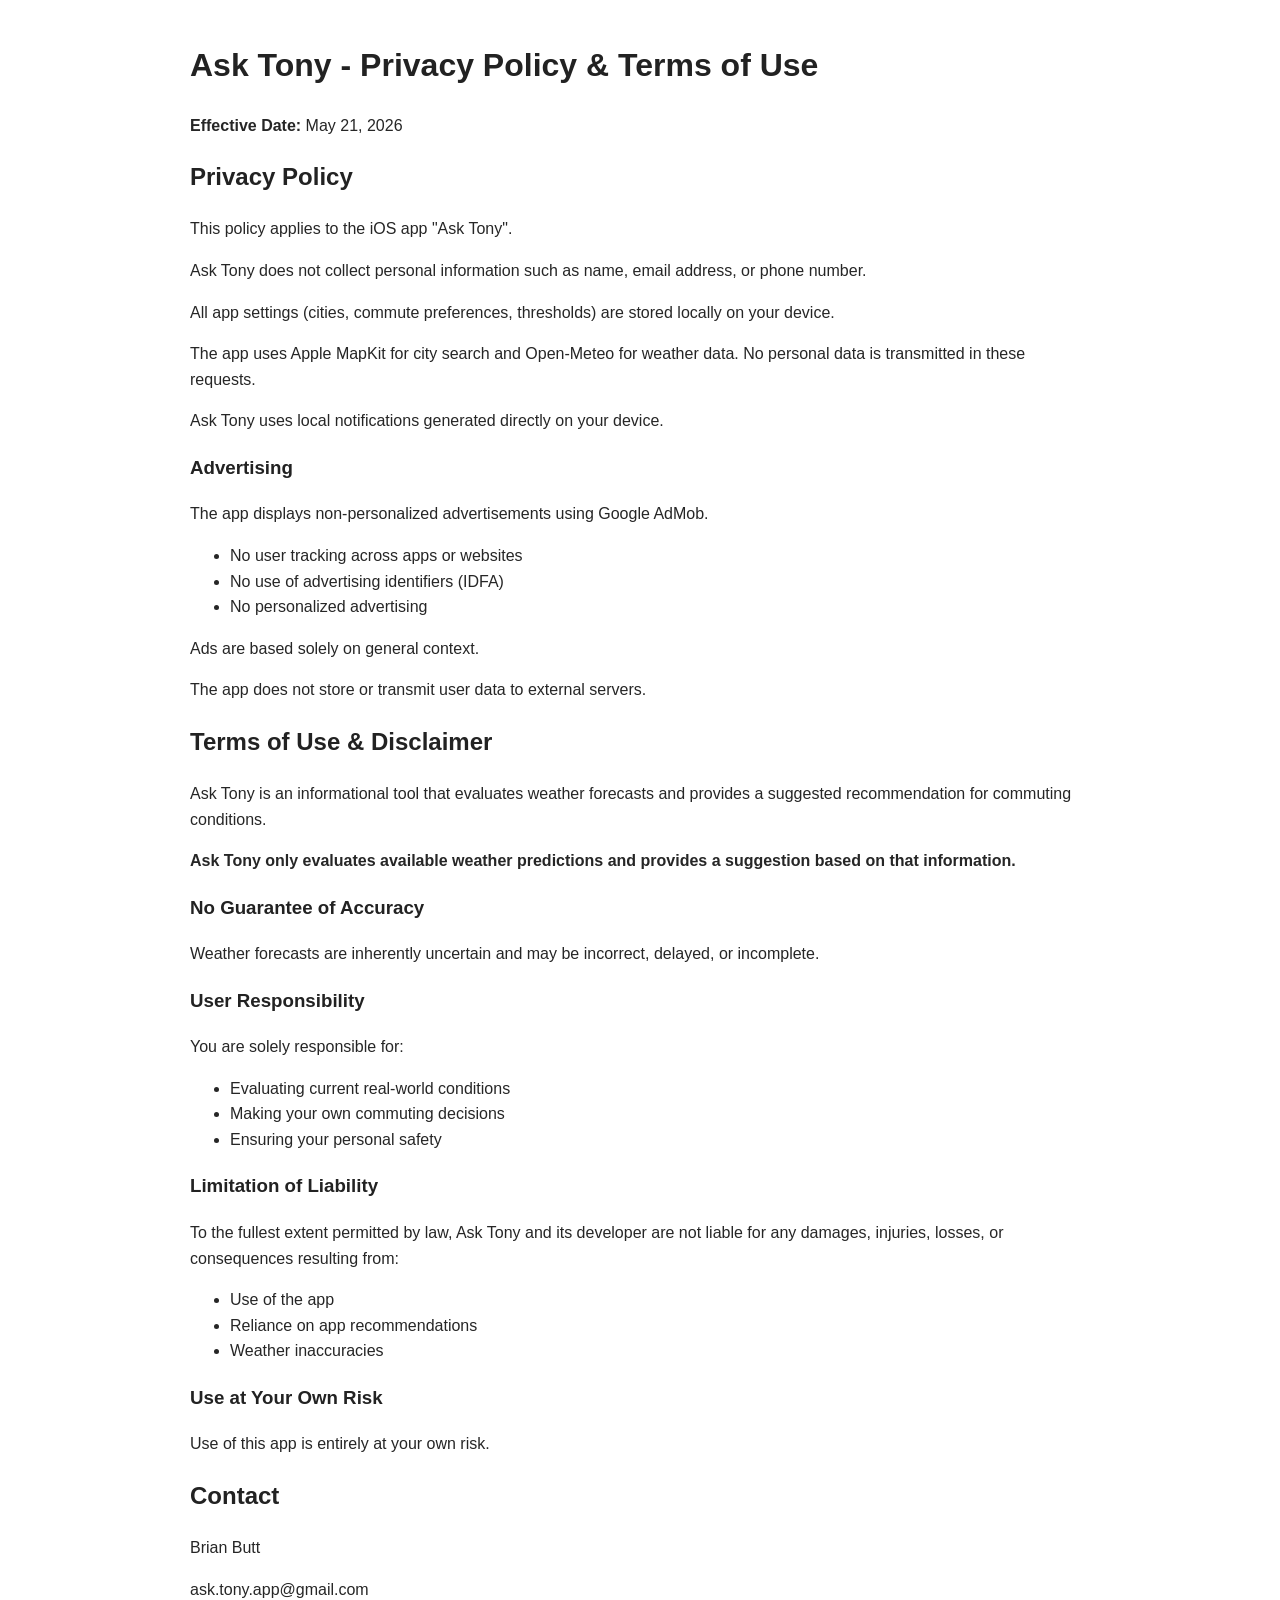
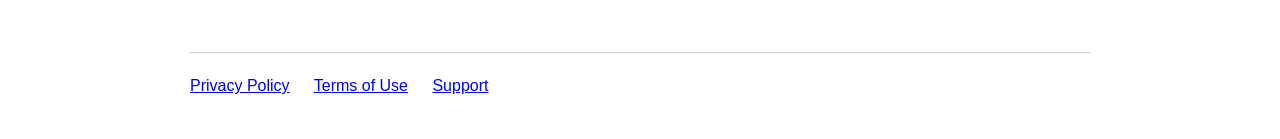
<file: index.html>
<!DOCTYPE html>
<html lang="en">
<head>
    <meta charset="UTF-8">
    <meta name="viewport" content="width=device-width, initial-scale=1.0">
    <title>Ask Tony</title>

    <style>
        body {
            font-family: -apple-system, BlinkMacSystemFont, "Helvetica Neue", Arial, sans-serif;
            max-width: 900px;
            margin: 40px auto;
            padding: 0 20px;
            line-height: 1.6;
            color: #262626;
        }

        h1, h2, h3 {
            color: #222;
        }

        .footer-links {
            margin-top: 50px;
            padding-top: 20px;
            border-top: 1px solid #ccc;
        }

        .footer-links a {
            margin-right: 20px;
        }

        .hidden-link {
            display: none;
        }
    </style>
</head>
<body>

    <h1>Ask Tony - Privacy Policy & Terms of Use</h1>

    <p><strong>Effective Date:</strong> May 21, 2026</p>

    <h2>Privacy Policy</h2>

    <p>This policy applies to the iOS app "Ask Tony".</p>

    <p>Ask Tony does not collect personal information such as name, email address, or phone number.</p>

    <p>All app settings (cities, commute preferences, thresholds) are stored locally on your device.</p>

    <p>The app uses Apple MapKit for city search and Open‑Meteo for weather data. No personal data is transmitted in these requests.</p>

    <p>Ask Tony uses local notifications generated directly on your device.</p>

    <h3>Advertising</h3>

    <p>The app displays non-personalized advertisements using Google AdMob.</p>

    <ul>
        <li>No user tracking across apps or websites</li>
        <li>No use of advertising identifiers (IDFA)</li>
        <li>No personalized advertising</li>
    </ul>

    <p>Ads are based solely on general context.</p>

    <p>The app does not store or transmit user data to external servers.</p>

    <h2>Terms of Use & Disclaimer</h2>

    <p>
        Ask Tony is an informational tool that evaluates weather forecasts
        and provides a suggested recommendation for commuting conditions.
    </p>

    <p>
        <strong>
            Ask Tony only evaluates available weather predictions and provides
            a suggestion based on that information.
        </strong>
    </p>

    <h3>No Guarantee of Accuracy</h3>

    <p>
        Weather forecasts are inherently uncertain and may be incorrect,
        delayed, or incomplete.
    </p>

    <h3>User Responsibility</h3>

    <p>You are solely responsible for:</p>

    <ul>
        <li>Evaluating current real-world conditions</li>
        <li>Making your own commuting decisions</li>
        <li>Ensuring your personal safety</li>
    </ul>

    <h3>Limitation of Liability</h3>

    <p>
        To the fullest extent permitted by law, Ask Tony and its developer
        are not liable for any damages, injuries, losses, or consequences
        resulting from:
    </p>

    <ul>
        <li>Use of the app</li>
        <li>Reliance on app recommendations</li>
        <li>Weather inaccuracies</li>
    </ul>

    <h3>Use at Your Own Risk</h3>

    <p>Use of this app is entirely at your own risk.</p>

    <h2>Contact</h2>

    <p>Brian Butt</p>
    <p>ask.tony.app@gmail.com</p>

    <!-- Visible navigation links -->

    <div class="footer-links">
        <a href="https://asktonyapp.github.io/privacy.html">Privacy Policy</a>
        <a href="https://asktonyapp.github.io/terms.html">Terms of Use</a>
        <a href="https://asktonyapp.github.io/support.html">Support</a>
    </div>

    <!-- Hidden link for Google crawler -->

    <a
        href="https://asktonyapp.github.io/app-ads.txt"
        style="display:none;"
    </a>

</body>
</html>
</file>
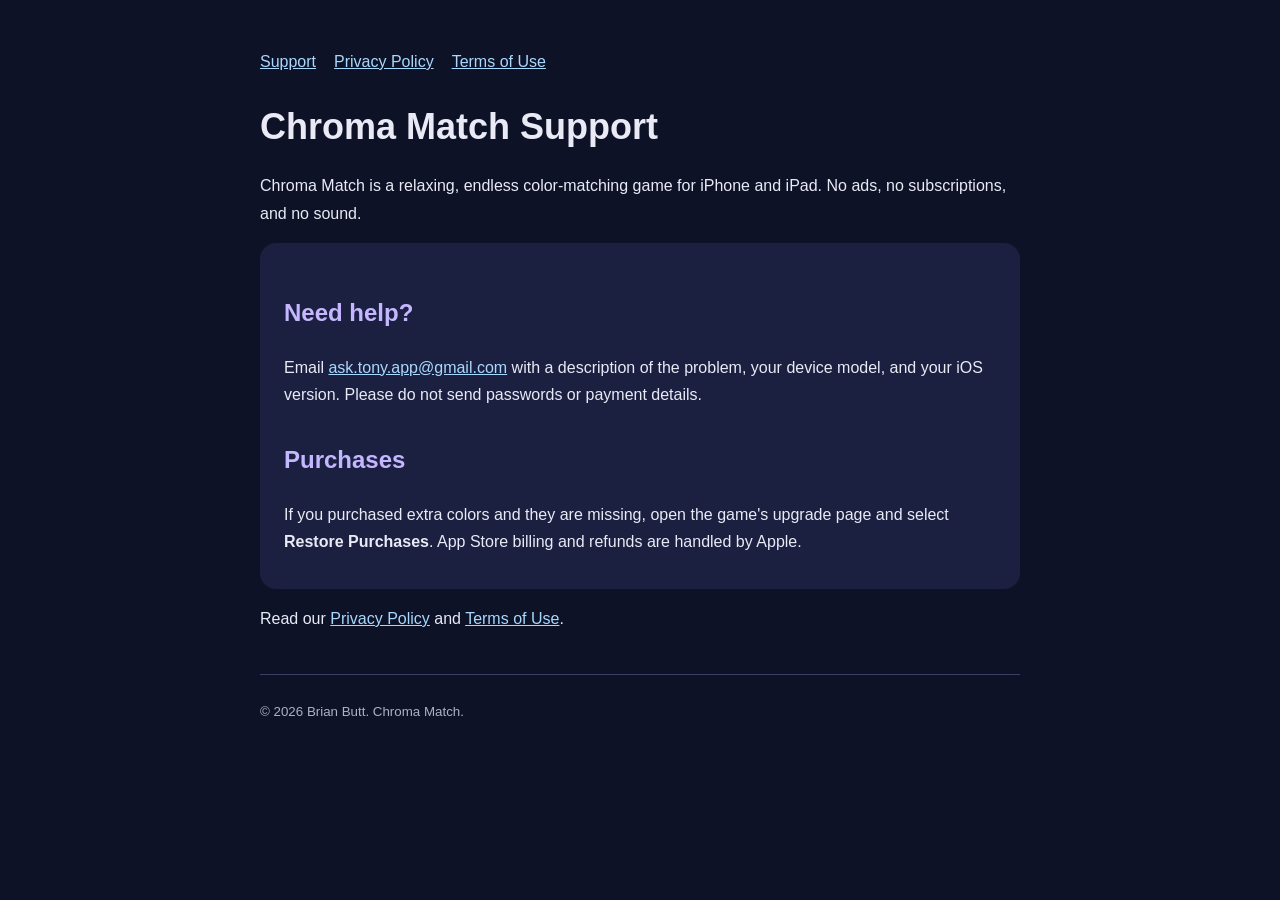
<file: chromamatch/index.html>
<!doctype html><html lang="en"><head><meta charset="utf-8"><meta name="viewport" content="width=device-width,initial-scale=1"><meta name="color-scheme" content="dark"><title>Support | Chroma Match</title><link rel="stylesheet" href="style.css"></head><body><main><nav><a href="index.html">Support</a><a href="privacy.html">Privacy Policy</a><a href="terms.html">Terms of Use</a></nav><h1>Chroma Match Support</h1><p>Chroma Match is a relaxing, endless color-matching game for iPhone and iPad. No ads, no subscriptions, and no sound.</p><div class="card"><h2>Need help?</h2><p>Email <a href="mailto:ask.tony.app@gmail.com">ask.tony.app@gmail.com</a> with a description of the problem, your device model, and your iOS version. Please do not send passwords or payment details.</p><h2>Purchases</h2><p>If you purchased extra colors and they are missing, open the game's upgrade page and select <strong>Restore Purchases</strong>. App Store billing and refunds are handled by Apple.</p></div><p>Read our <a href="privacy.html">Privacy Policy</a> and <a href="terms.html">Terms of Use</a>.</p><footer><small>© 2026 Brian Butt. Chroma Match.</small></footer></main></body></html>
</file>
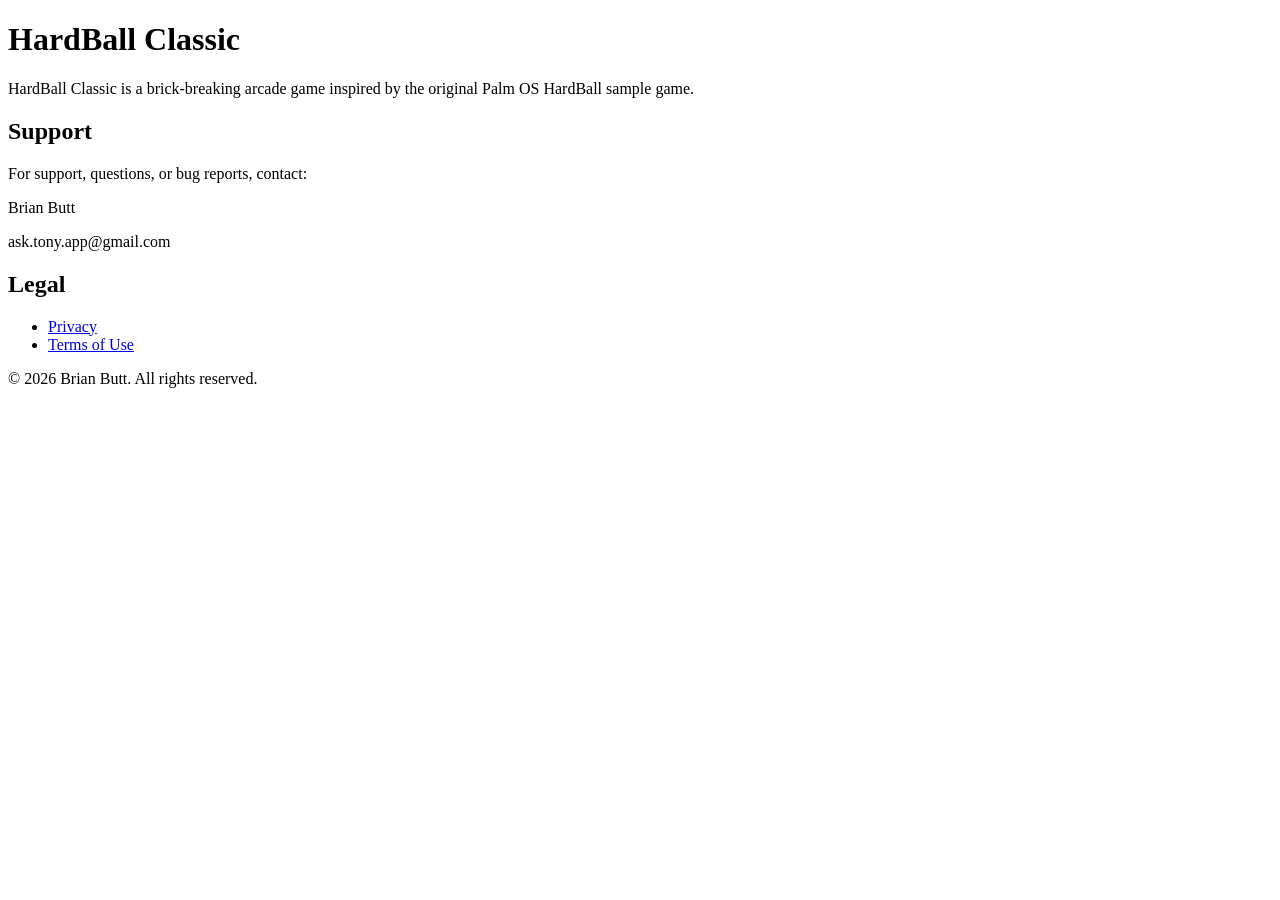
<file: hardball/index.html>
<!DOCTYPE html>
<html lang="en">
<head>
    <meta charset="utf-8">
    <title>HardBall Classic</title>
    <meta name="viewport" content="width=device-width, initial-scale=1">
</head>
<body>
    <h1>HardBall Classic</h1>

    <p>
        HardBall Classic is a  brick-breaking arcade game inspired by the
        original Palm OS HardBall sample game.
    </p>

    <h2>Support</h2>

    <p>
        For support, questions, or bug reports, contact:
    </p>

    <p>Brian Butt</p>
    <p>ask.tony.app@gmail.com</p>

    <h2>Legal</h2>

    <ul>
        <li><a href="privacy.html">Privacy</li>
        <li><a href="terms.html">Terms of Use</a></li>
    </ul>

    <p>
        © 2026 Brian Butt. All rights reserved.
    </p>
</body>
</html>
</file>
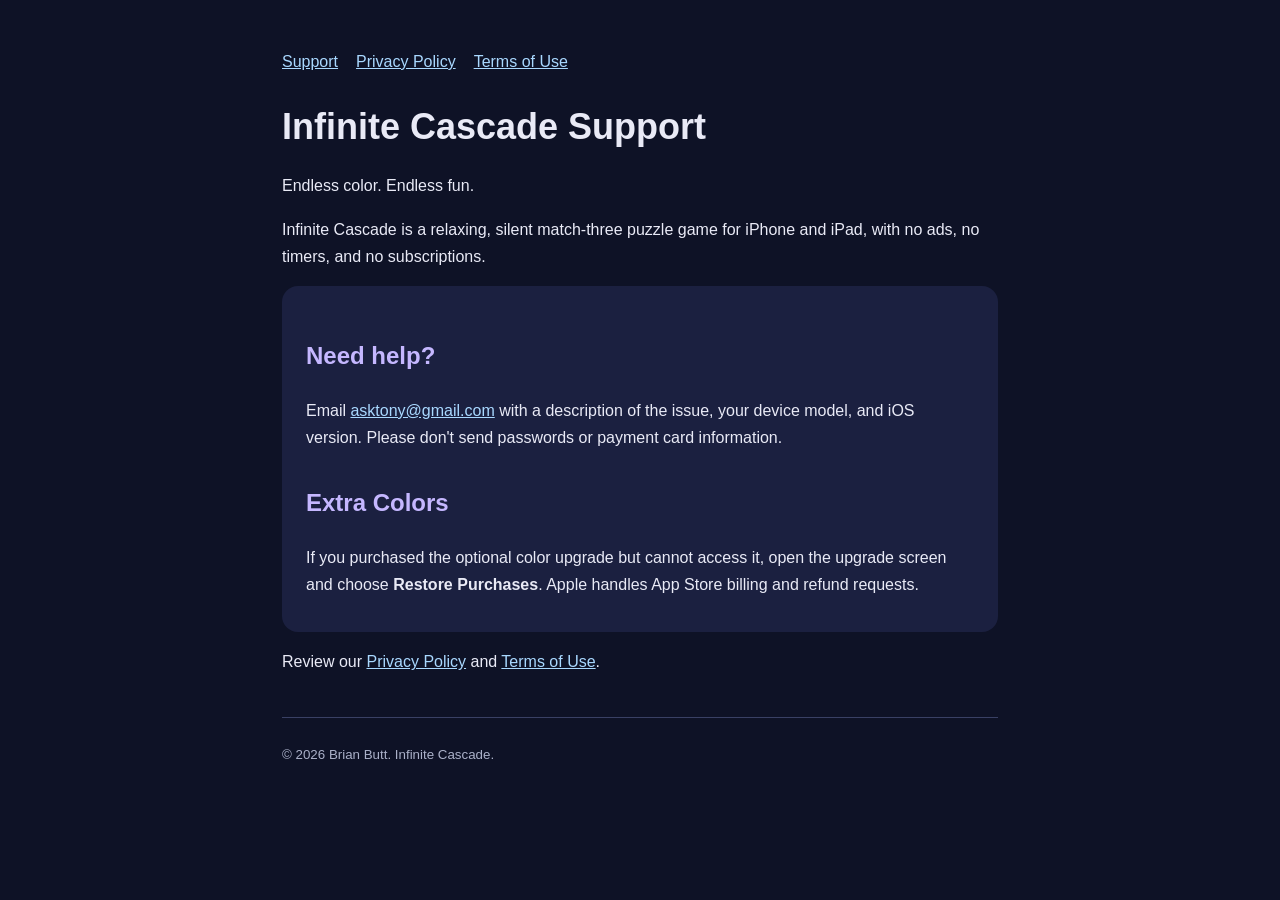
<file: infinitecascade/index.html>
<!doctype html><html lang="en"><head><meta charset="utf-8"><meta name="viewport" content="width=device-width,initial-scale=1"><meta name="color-scheme" content="dark"><title>Support | Infinite Cascade</title><link rel="stylesheet" href="style.css"></head><body><main><nav><a href="index.html">Support</a><a href="privacy.html">Privacy Policy</a><a href="terms.html">Terms of Use</a></nav><h1>Infinite Cascade Support</h1><p>Endless color. Endless fun.</p><p>Infinite Cascade is a relaxing, silent match-three puzzle game for iPhone and iPad, with no ads, no timers, and no subscriptions.</p>
<div class="card"><h2>Need help?</h2><p>Email <a href="mailto:asktony@gmail.com">asktony@gmail.com</a> with a description of the issue, your device model, and iOS version. Please don't send passwords or payment card information.</p><h2>Extra Colors</h2><p>If you purchased the optional color upgrade but cannot access it, open the upgrade screen and choose <strong>Restore Purchases</strong>. Apple handles App Store billing and refund requests.</p></div><p>Review our <a href="privacy.html">Privacy Policy</a> and <a href="terms.html">Terms of Use</a>.</p><footer><small>© 2026 Brian Butt. Infinite Cascade.</small></footer></main></body></html>
</file>
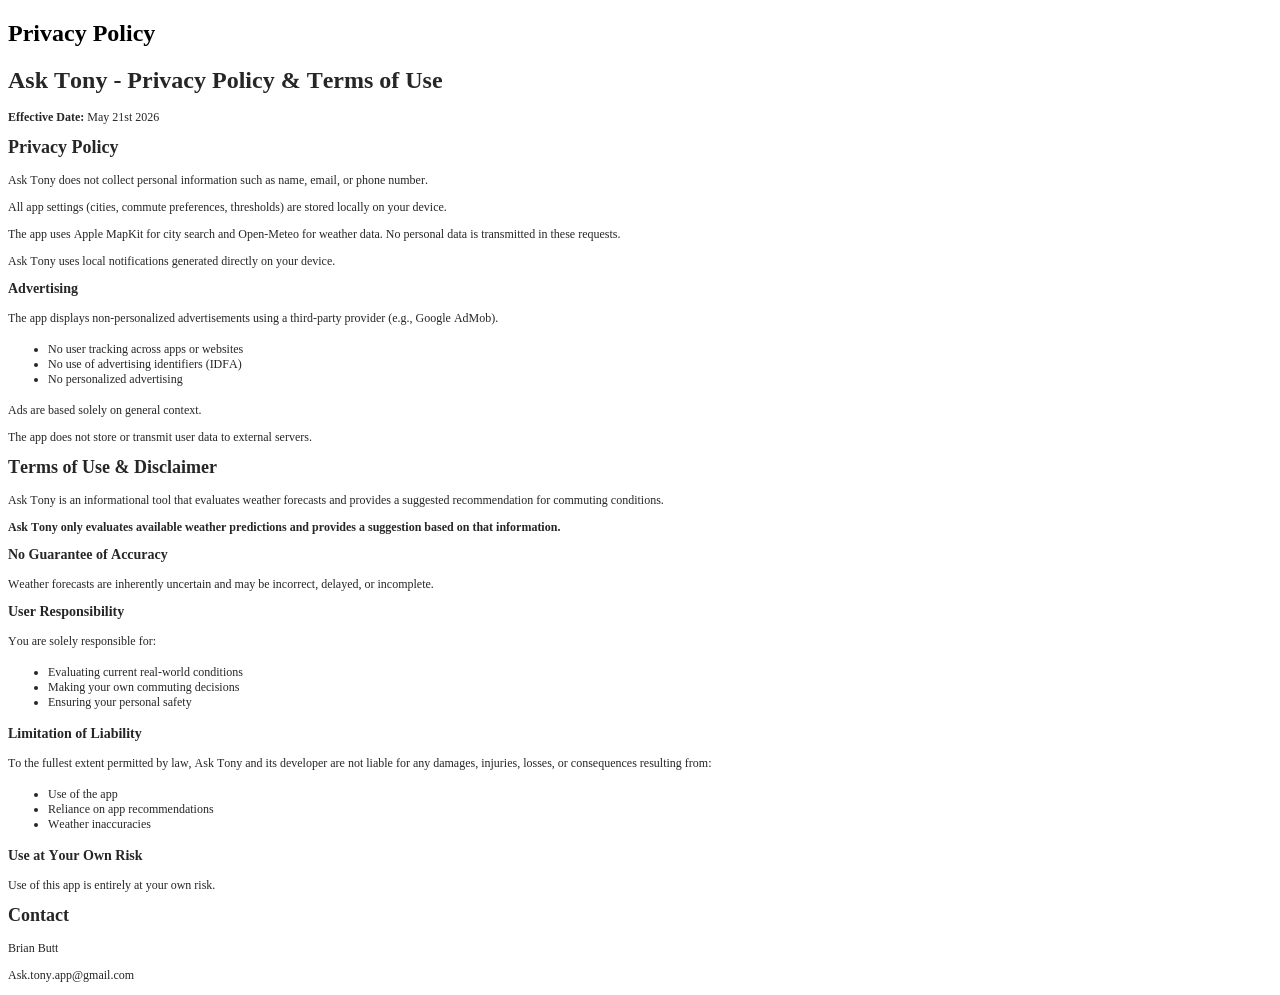
<file: privacy.html>
<!DOCTYPE html PUBLIC "-//W3C//DTD HTML 4.01//EN" "http://www.w3.org/TR/html4/strict.dtd">
<html>
<head>
  <meta http-equiv="Content-Type" content="text/html; charset=utf-8">
  <meta http-equiv="Content-Style-Type" content="text/css">
  <title></title>
  <meta name="Generator" content="Cocoa HTML Writer">
  <meta name="CocoaVersion" content="2685.6">
  <h2>Privacy Policy</h2>
  <style type="text/css">
    p.p2 {margin: 0.0px 0.0px 12.0px 0.0px; font: 12.0px 'Helvetica Neue'; color: #262626; -webkit-text-stroke: #262626}
    li.li5 {margin: 0.0px 0.0px 0.0px 0.0px; font: 12.0px 'Helvetica Neue'; color: #262626; -webkit-text-stroke: #262626}
    span.s1 {font-kerning: none}
    span.s2 {-webkit-text-stroke: 0px #000000}
    ul.ul1 {list-style-type: disc}
  </style>
</head>
<body>
<h1 style="margin: 0.0px 0.0px 16.1px 0.0px; font: 24.0px 'Helvetica Neue'; color: #262626; -webkit-text-stroke: #000000"><span class="s1"><b>Ask Tony - Privacy Policy &amp; Terms of Use</b><b></b></span></h1>
<p class="p2"><span class="s1"><b>Effective Date:</b> May 21st 2026</span></p>
<h2 style="margin: 0.0px 0.0px 14.9px 0.0px; font: 18.0px 'Helvetica Neue'; color: #262626; -webkit-text-stroke: #000000"><span class="s1"><b>Privacy Policy</b><b></b></span></h2>
<p class="p2"><span class="s1">Ask Tony does not collect personal information such as name, email, or phone number.</span></p>
<p class="p2"><span class="s1">All app settings (cities, commute preferences, thresholds) are stored locally on your device.</span></p>
<p class="p2"><span class="s1">The app uses Apple MapKit for city search and Open‑Meteo for weather data. No personal data is transmitted in these requests.</span></p>
<p class="p2"><span class="s1">Ask Tony uses local notifications generated directly on your device.</span></p>
<h3 style="margin: 0.0px 0.0px 14.0px 0.0px; font: 14.0px 'Helvetica Neue'; color: #262626; -webkit-text-stroke: #262626"><span class="s1"><b>Advertising</b></span></h3>
<p class="p2"><span class="s1">The app displays non-personalized advertisements using a third-party provider (e.g., Google AdMob).</span></p>
<ul class="ul1">
  <li class="li5"><span class="s2"></span><span class="s1">No user tracking across apps or websites</span></li>
  <li class="li5"><span class="s2"></span><span class="s1">No use of advertising identifiers (IDFA)</span></li>
  <li class="li5"><span class="s2"></span><span class="s1">No personalized advertising</span></li>
</ul>
<p class="p2"><span class="s1">Ads are based solely on general context.</span></p>
<p class="p2"><span class="s1">The app does not store or transmit user data to external servers.</span></p>
<h2 style="margin: 0.0px 0.0px 14.9px 0.0px; font: 18.0px 'Helvetica Neue'; color: #262626; -webkit-text-stroke: #000000"><span class="s1"><b>Terms of Use &amp; Disclaimer</b><b></b></span></h2>
<p class="p2"><span class="s1">Ask Tony is an informational tool that evaluates weather forecasts and provides a suggested recommendation for commuting conditions.</span></p>
<p class="p2"><span class="s1"><b>Ask Tony only evaluates available weather predictions and provides a suggestion based on that information.</b><b></b></span></p>
<h3 style="margin: 0.0px 0.0px 14.0px 0.0px; font: 14.0px 'Helvetica Neue'; color: #262626; -webkit-text-stroke: #262626"><span class="s1"><b>No Guarantee of Accuracy</b></span></h3>
<p class="p2"><span class="s1">Weather forecasts are inherently uncertain and may be incorrect, delayed, or incomplete.</span></p>
<h3 style="margin: 0.0px 0.0px 14.0px 0.0px; font: 14.0px 'Helvetica Neue'; color: #262626; -webkit-text-stroke: #262626"><span class="s1"><b>User Responsibility</b></span></h3>
<p class="p2"><span class="s1">You are solely responsible for:</span></p>
<ul class="ul1">
  <li class="li5"><span class="s2"></span><span class="s1">Evaluating current real-world conditions</span></li>
  <li class="li5"><span class="s2"></span><span class="s1">Making your own commuting decisions</span></li>
  <li class="li5"><span class="s2"></span><span class="s1">Ensuring your personal safety</span></li>
</ul>
<h3 style="margin: 0.0px 0.0px 14.0px 0.0px; font: 14.0px 'Helvetica Neue'; color: #262626; -webkit-text-stroke: #262626"><span class="s1"><b>Limitation of Liability</b></span></h3>
<p class="p2"><span class="s1">To the fullest extent permitted by law, Ask Tony and its developer are not liable for any damages, injuries, losses, or consequences resulting from:</span></p>
<ul class="ul1">
  <li class="li5"><span class="s2"></span><span class="s1">Use of the app</span></li>
  <li class="li5"><span class="s2"></span><span class="s1">Reliance on app recommendations</span></li>
  <li class="li5"><span class="s2"></span><span class="s1">Weather inaccuracies</span></li>
</ul>
<h3 style="margin: 0.0px 0.0px 14.0px 0.0px; font: 14.0px 'Helvetica Neue'; color: #262626; -webkit-text-stroke: #262626"><span class="s1"><b>Use at Your Own Risk</b></span></h3>
<p class="p2"><span class="s1">Use of this app is entirely at your own risk.</span></p>
<h2 style="margin: 0.0px 0.0px 14.9px 0.0px; font: 18.0px 'Helvetica Neue'; color: #262626; -webkit-text-stroke: #000000"><span class="s1"><b>Contact</b><b></b></span></h2>
<p class="p2"><span class="s1">Brian Butt</span></p>
<p class="p2"><span class="s1">Ask.tony.app@gmail.com</span></p>
</body>
</html>
</file>
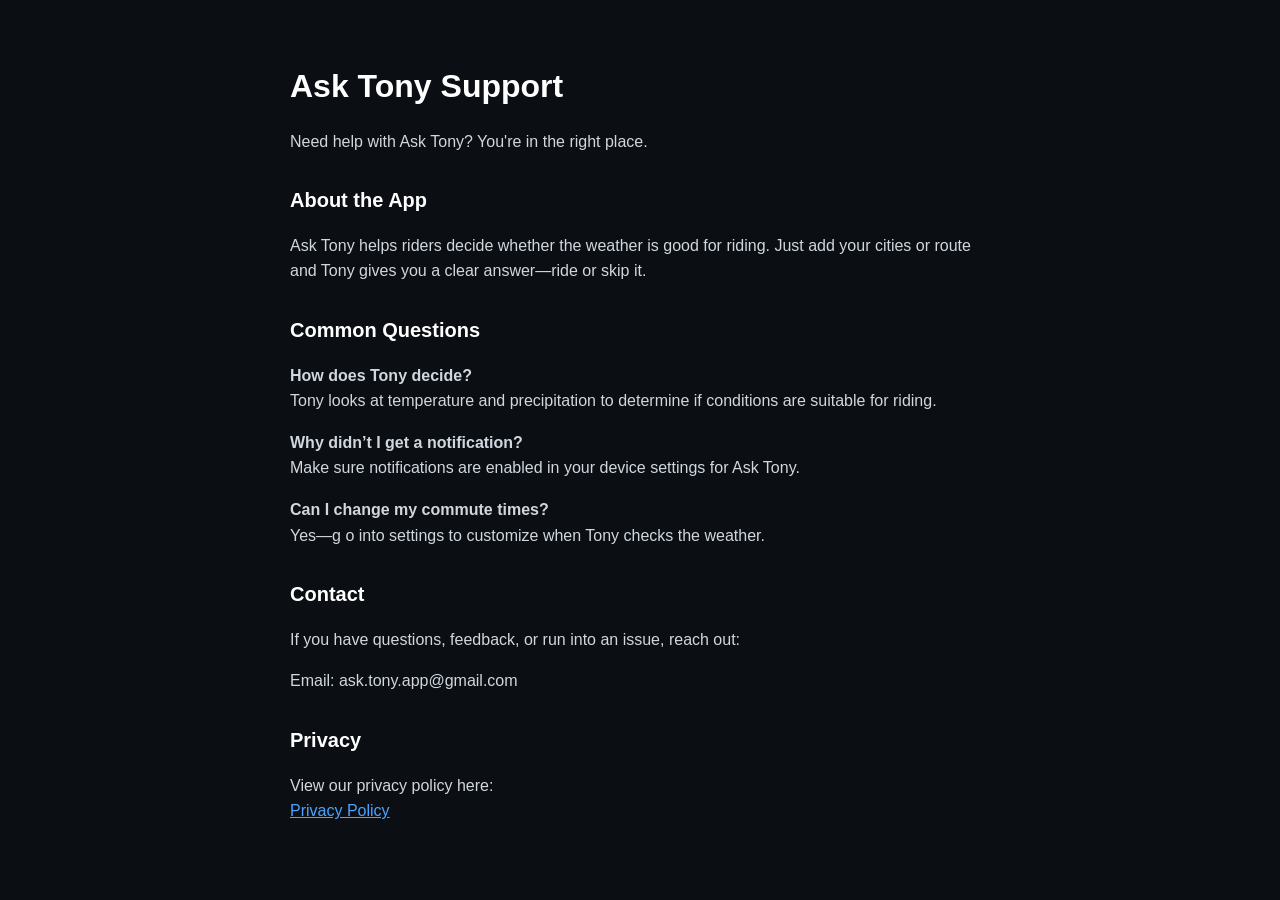
<file: support.html>
<!DOCTYPE html>
<html lang="en">
<head>
    <meta charset="UTF-8">
    <meta name="viewport" content="width=device-width, initial-scale=1.0">
    <title>Ask Tony Support</title>
    <style>
        body {
            font-family: -apple-system, BlinkMacSystemFont, "Segoe UI", Roboto, Arial, sans-serif;
            background-color: #0b0f14;
            color: #ffffff;
            margin: 0;
            padding: 40px;
            line-height: 1.6;
        }
        h1 {
            font-size: 32px;
            margin-bottom: 10px;
        }
        h2 {
            margin-top: 30px;
            font-size: 20px;
        }
        p {
            color: #d0d7de;
        }
        a {
            color: #4da3ff;
        }
        .container {
            max-width: 700px;
            margin: auto;
        }
    </style>
</head>
<body>
<div class="container">

    <h1>Ask Tony Support</h1>
    <p>Need help with Ask Tony? You're in the right place.</p>

    <h2>About the App</h2>
    <p>
        Ask Tony helps riders decide whether the weather is good for riding. 
        Just add your cities or route and Tony gives you a clear answer—ride or skip it.
    </p>

    <h2>Common Questions</h2>
    <p><strong>How does Tony decide?</strong><br>
    Tony looks at temperature and precipitation to determine if conditions are suitable for riding.</p>

    <p><strong>Why didn’t I get a notification?</strong><br>
    Make sure notifications are enabled in your device settings for Ask Tony.</p>

    <p><strong>Can I change my commute times?</strong><br>
    Yes—g o into settings to customize when Tony checks the weather.</p>

    <h2>Contact</h2>
    <p>
        If you have questions, feedback, or run into an issue, reach out:
    </p>

    <p>
        Email: ask.tony.app@gmail.com 
    </p>

    <h2>Privacy</h2>
    <p>
        View our privacy policy here:<br>
        <a href="https://asktonyapp.github.io/privacy.html">Privacy Policy</a>
    </p>

</div>
</body>
</html>
</file>
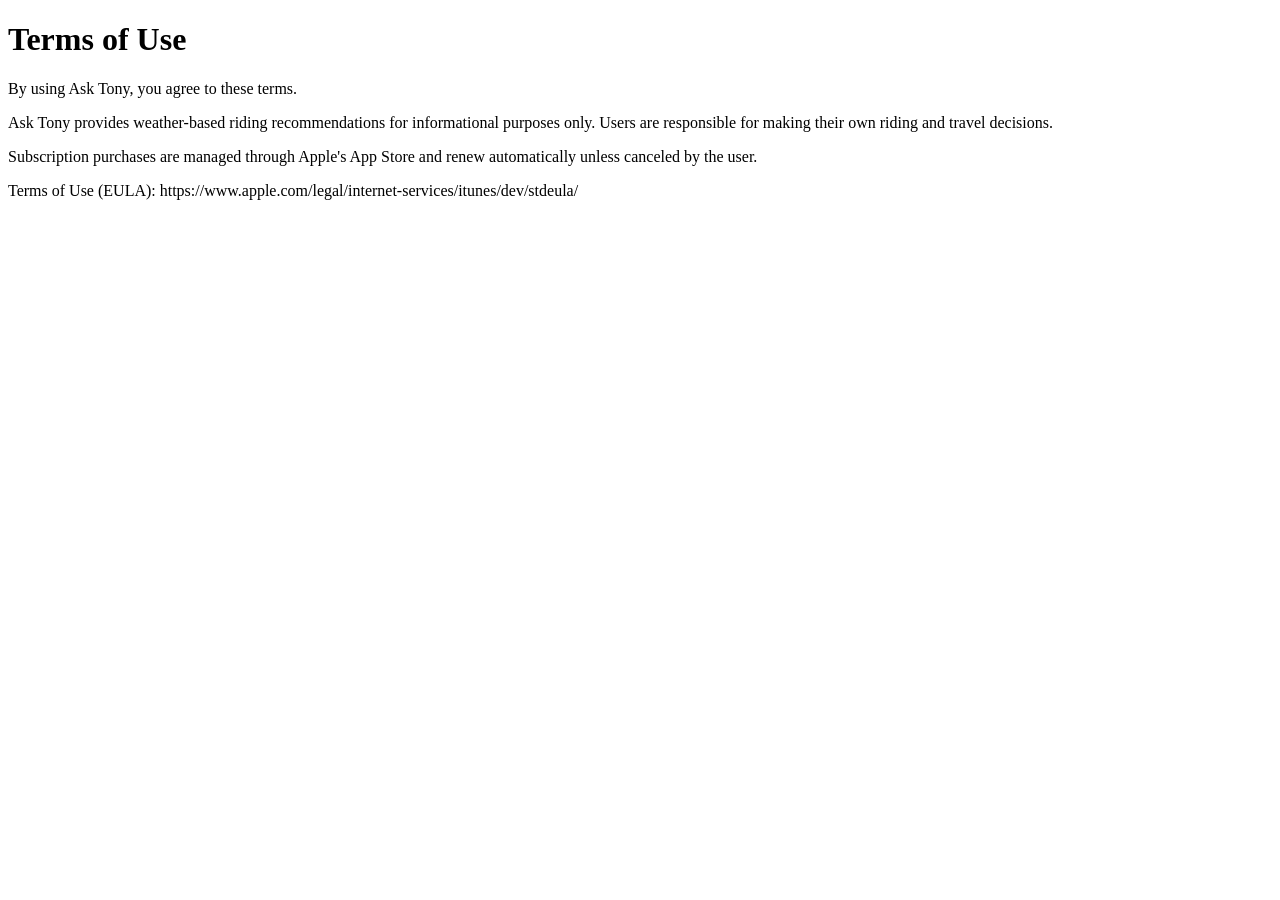
<file: terms.html>
<!DOCTYPE html>
<html>
<head>
    <title>Ask Tony Terms of Use</title>
</head>
<body>
    <h1>Terms of Use</h1>

    <p>
        By using Ask Tony, you agree to these terms.
    </p>

    <p>
        Ask Tony provides weather-based riding recommendations for informational purposes only.
        Users are responsible for making their own riding and travel decisions.
    </p>

    <p>
        Subscription purchases are managed through Apple's App Store and renew automatically unless canceled by the user.
    </p>

    <p>
        Terms of Use (EULA):
        https://www.apple.com/legal/internet-services/itunes/dev/stdeula/
    </p>

</body>
</html>
</file>
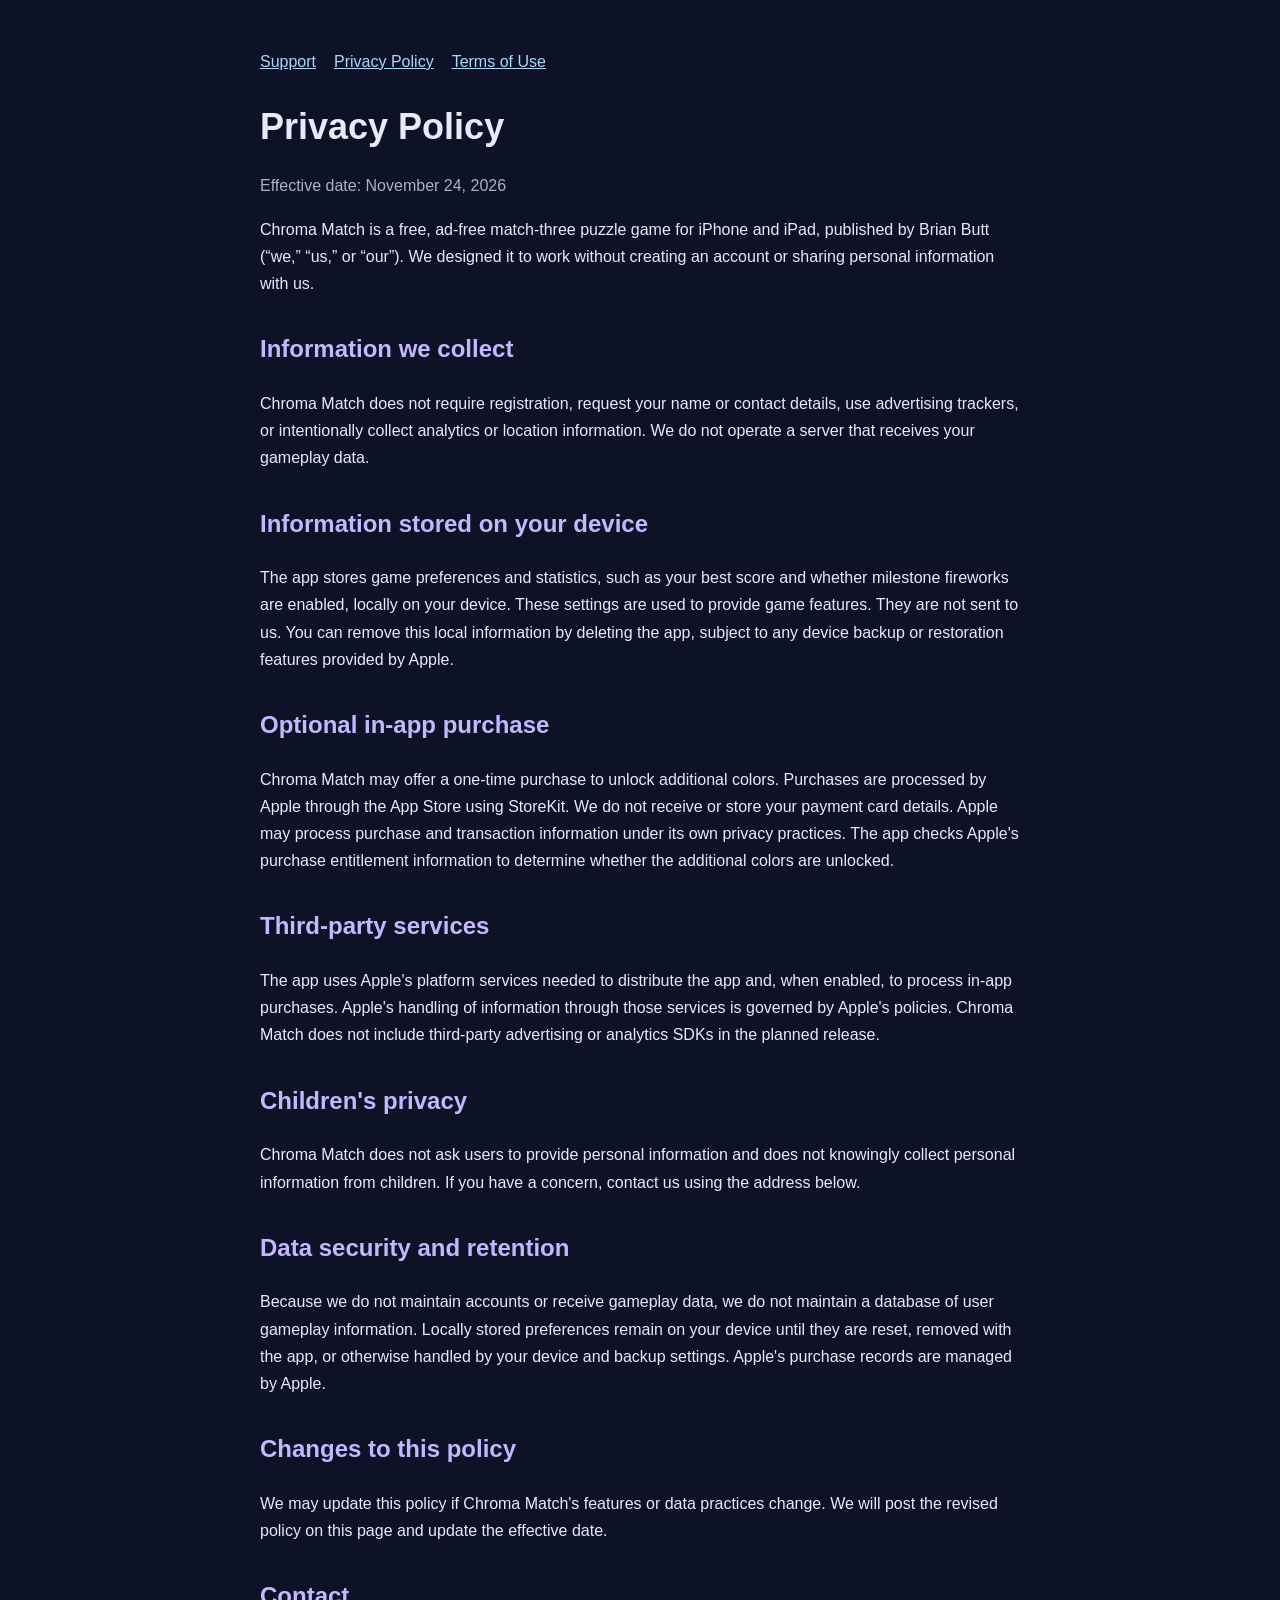
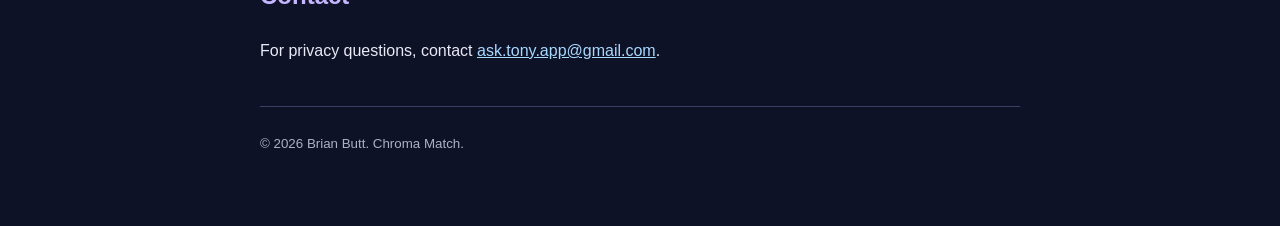
<file: chromamatch/privacy.html>
<!doctype html><html lang="en"><head><meta charset="utf-8"><meta name="viewport" content="width=device-width,initial-scale=1"><meta name="color-scheme" content="dark"><title>Privacy Policy | Chroma Match</title><link rel="stylesheet" href="style.css"></head><body><main><nav><a href="index.html">Support</a><a href="privacy.html">Privacy Policy</a><a href="terms.html">Terms of Use</a></nav><h1>Privacy Policy</h1><p class="muted">Effective date: November 24, 2026</p><p>Chroma Match is a free, ad-free match-three puzzle game for iPhone and iPad, published by Brian Butt (“we,” “us,” or “our”). We designed it to work without creating an account or sharing personal information with us.</p><h2>Information we collect</h2><p>Chroma Match does not require registration, request your name or contact details, use advertising trackers, or intentionally collect analytics or location information. We do not operate a server that receives your gameplay data.</p><h2>Information stored on your device</h2><p>The app stores game preferences and statistics, such as your best score and whether milestone fireworks are enabled, locally on your device. These settings are used to provide game features. They are not sent to us. You can remove this local information by deleting the app, subject to any device backup or restoration features provided by Apple.</p><h2>Optional in-app purchase</h2><p>Chroma Match may offer a one-time purchase to unlock additional colors. Purchases are processed by Apple through the App Store using StoreKit. We do not receive or store your payment card details. Apple may process purchase and transaction information under its own privacy practices. The app checks Apple's purchase entitlement information to determine whether the additional colors are unlocked.</p><h2>Third-party services</h2><p>The app uses Apple's platform services needed to distribute the app and, when enabled, to process in-app purchases. Apple's handling of information through those services is governed by Apple's policies. Chroma Match does not include third-party advertising or analytics SDKs in the planned release.</p><h2>Children's privacy</h2><p>Chroma Match does not ask users to provide personal information and does not knowingly collect personal information from children. If you have a concern, contact us using the address below.</p><h2>Data security and retention</h2><p>Because we do not maintain accounts or receive gameplay data, we do not maintain a database of user gameplay information. Locally stored preferences remain on your device until they are reset, removed with the app, or otherwise handled by your device and backup settings. Apple's purchase records are managed by Apple.</p><h2>Changes to this policy</h2><p>We may update this policy if Chroma Match's features or data practices change. We will post the revised policy on this page and update the effective date.</p><h2>Contact</h2><p>For privacy questions, contact <a href="mailto:ask.tony.app@gmail.com">ask.tony.app@gmail.com</a>.</p><footer><small>© 2026 Brian Butt. Chroma Match.</small></footer></main></body></html>
</file>
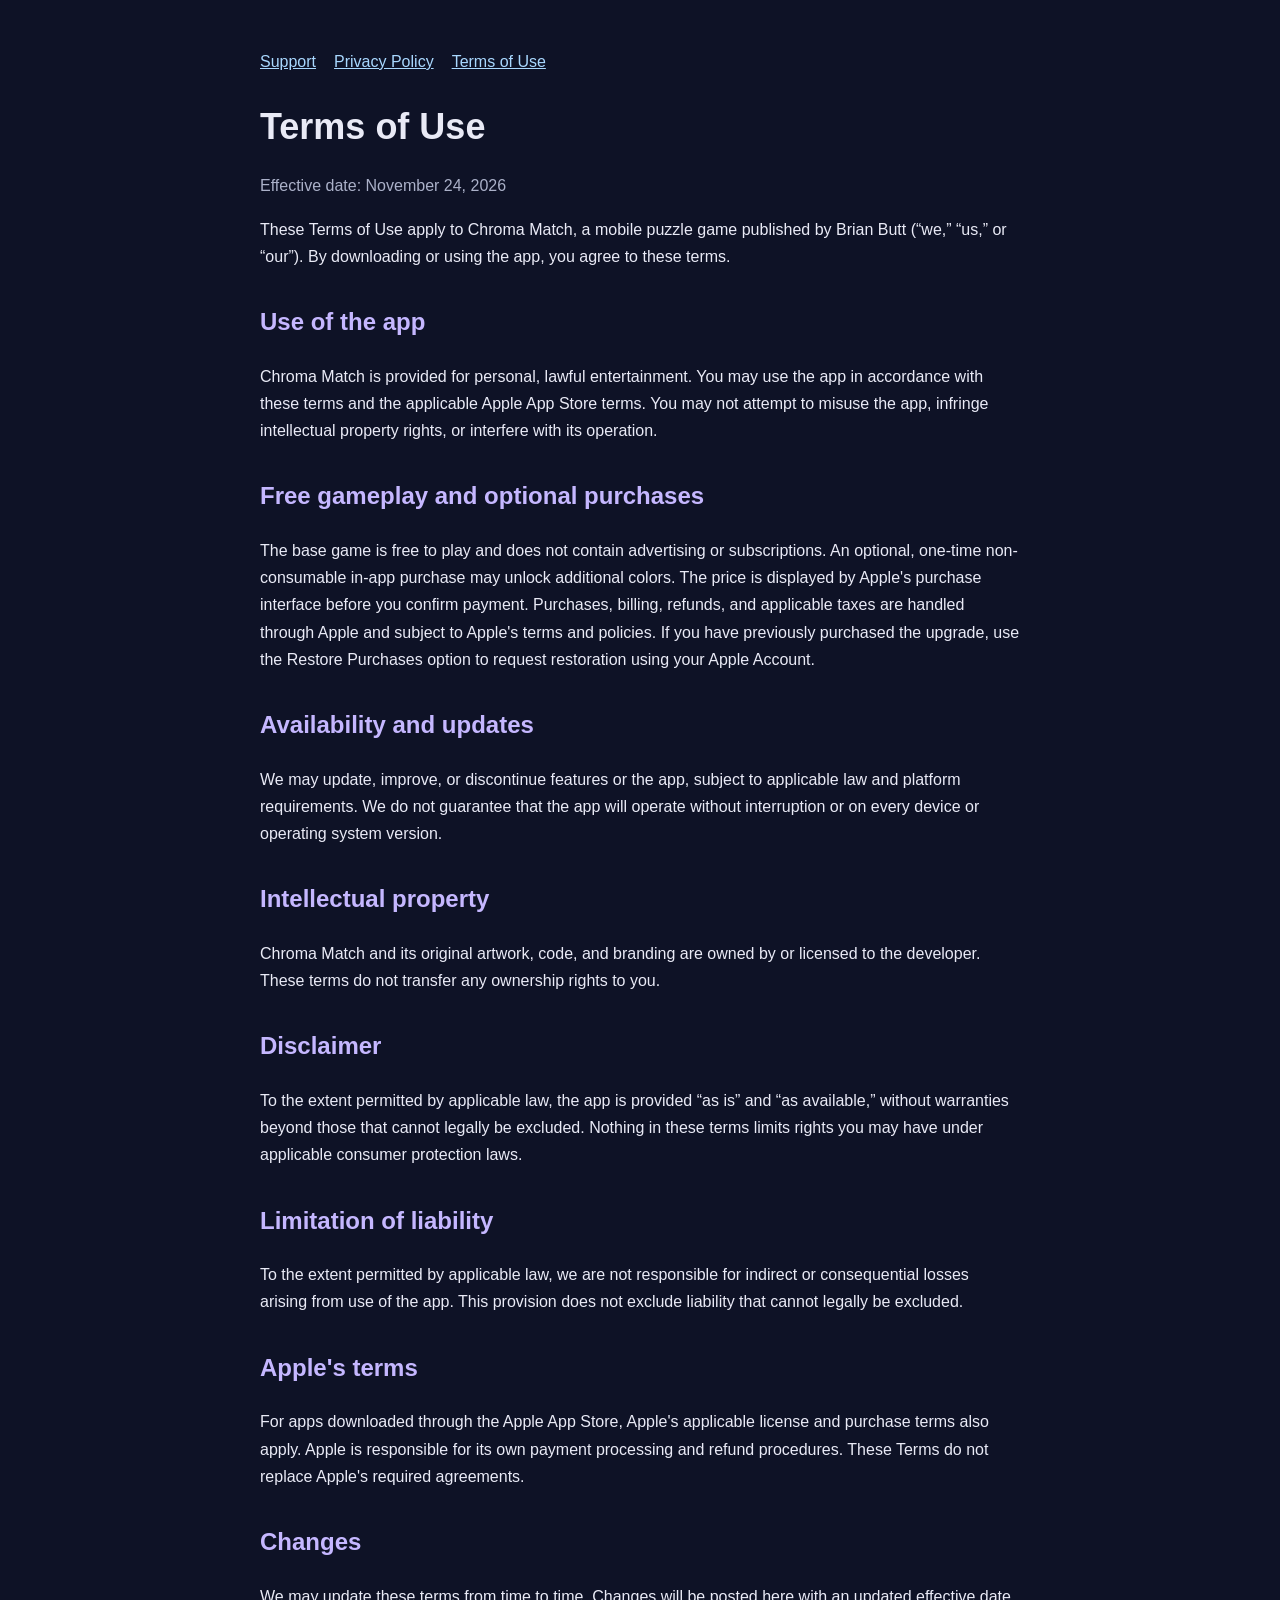
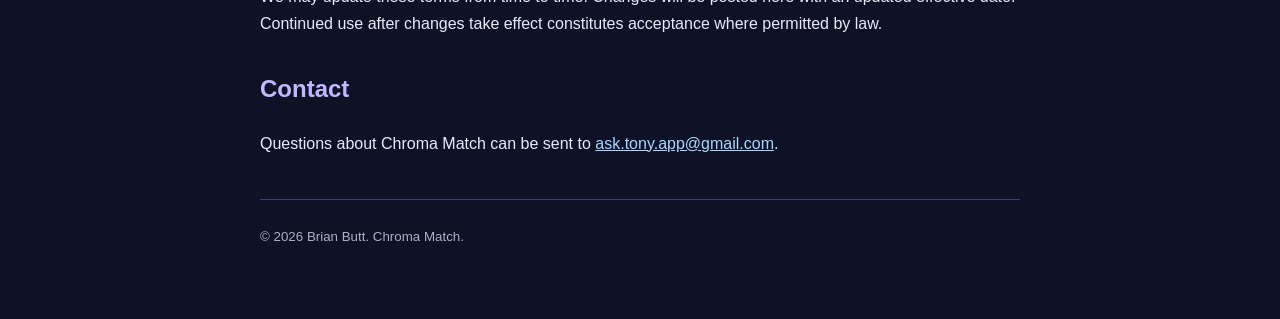
<file: chromamatch/terms.html>
<!doctype html><html lang="en"><head><meta charset="utf-8"><meta name="viewport" content="width=device-width,initial-scale=1"><meta name="color-scheme" content="dark"><title>Terms of Use | Chroma Match</title><link rel="stylesheet" href="style.css"></head><body><main><nav><a href="index.html">Support</a><a href="privacy.html">Privacy Policy</a><a href="terms.html">Terms of Use</a></nav><h1>Terms of Use</h1><p class="muted">Effective date: November 24, 2026</p><p>These Terms of Use apply to Chroma Match, a mobile puzzle game published by Brian Butt (“we,” “us,” or “our”). By downloading or using the app, you agree to these terms.</p><h2>Use of the app</h2><p>Chroma Match is provided for personal, lawful entertainment. You may use the app in accordance with these terms and the applicable Apple App Store terms. You may not attempt to misuse the app, infringe intellectual property rights, or interfere with its operation.</p><h2>Free gameplay and optional purchases</h2><p>The base game is free to play and does not contain advertising or subscriptions. An optional, one-time non-consumable in-app purchase may unlock additional colors. The price is displayed by Apple's purchase interface before you confirm payment. Purchases, billing, refunds, and applicable taxes are handled through Apple and subject to Apple's terms and policies. If you have previously purchased the upgrade, use the Restore Purchases option to request restoration using your Apple Account.</p><h2>Availability and updates</h2><p>We may update, improve, or discontinue features or the app, subject to applicable law and platform requirements. We do not guarantee that the app will operate without interruption or on every device or operating system version.</p><h2>Intellectual property</h2><p>Chroma Match and its original artwork, code, and branding are owned by or licensed to the developer. These terms do not transfer any ownership rights to you.</p><h2>Disclaimer</h2><p>To the extent permitted by applicable law, the app is provided “as is” and “as available,” without warranties beyond those that cannot legally be excluded. Nothing in these terms limits rights you may have under applicable consumer protection laws.</p><h2>Limitation of liability</h2><p>To the extent permitted by applicable law, we are not responsible for indirect or consequential losses arising from use of the app. This provision does not exclude liability that cannot legally be excluded.</p><h2>Apple's terms</h2><p>For apps downloaded through the Apple App Store, Apple's applicable license and purchase terms also apply. Apple is responsible for its own payment processing and refund procedures. These Terms do not replace Apple's required agreements.</p><h2>Changes</h2><p>We may update these terms from time to time. Changes will be posted here with an updated effective date. Continued use after changes take effect constitutes acceptance where permitted by law.</p><h2>Contact</h2><p>Questions about Chroma Match can be sent to <a href="mailto:ask.tony.app@gmail.com">ask.tony.app@gmail.com</a>.</p><footer><small>© 2026 Brian Butt. Chroma Match.</small></footer></main></body></html>
</file>
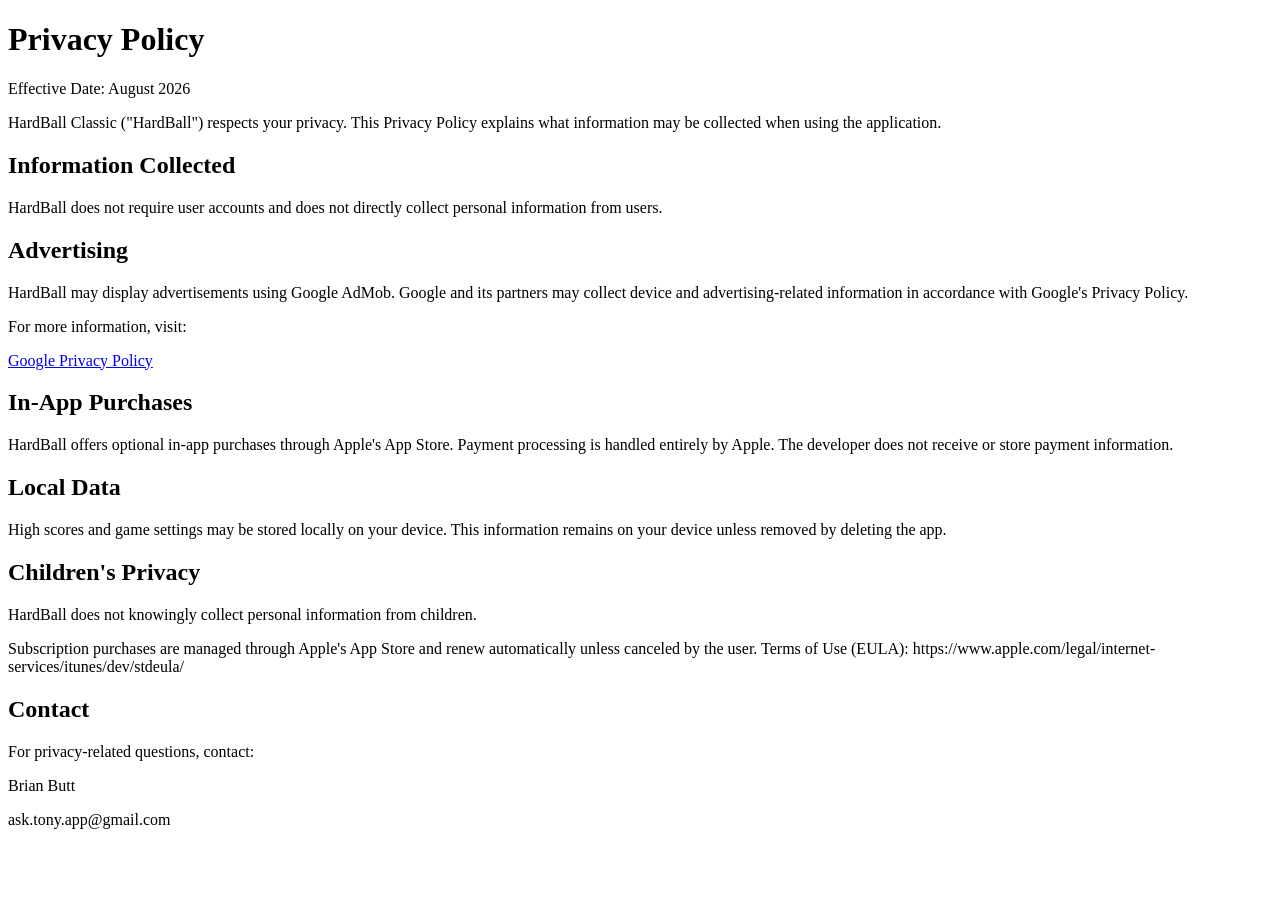
<file: hardball/privacy.html>
<!DOCTYPE html>
<html lang="en">
<head>
    <meta charset="utf-8">
    <title>HardBall Privacy Policy</title>
    <meta name="viewport" content="width=device-width, initial-scale=1">
</head>
<body>

<h1>Privacy Policy</h1>

<p>Effective Date: August 2026</p>

<p>
HardBall Classic ("HardBall") respects your privacy.
This Privacy Policy explains what information may be collected when
using the application.
</p>

<h2>Information Collected</h2>

<p>
HardBall does not require user accounts and does not directly collect
personal information from users.
</p>

<h2>Advertising</h2>

<p>
HardBall may display advertisements using Google AdMob.
Google and its partners may collect device and advertising-related
information in accordance with Google's Privacy Policy.
</p>

<p>
For more information, visit:
</p>

<p>
<a href="https://policies.m/privacy">Google Privacy Policy</a></p>

<h2>In-App Purchases</h2>

<p>
HardBall offers optional in-app purchases through Apple's App Store.
Payment processing is handled entirely by Apple.
The developer does not receive or store payment information.
</p>

<h2>Local Data</h2>

<p>
High scores and game settings may be stored locally on your device.
This information remains on your device unless removed by deleting the app.
</p>

<h2>Children's Privacy</h2>

<p>
HardBall does not knowingly collect personal information from children.
</p>

<p>
 Subscription purchases are managed through Apple's App Store and renew automatically unless canceled by the user.

Terms of Use (EULA): https://www.apple.com/legal/internet-services/itunes/dev/stdeula/ 
</p>
    
<h2>Contact</h2>

<p>
For privacy-related questions, contact:
</p>

<p>Brian Butt</p>
<p>ask.tony.app@gmail.com</p>

</body>
</html>
</file>
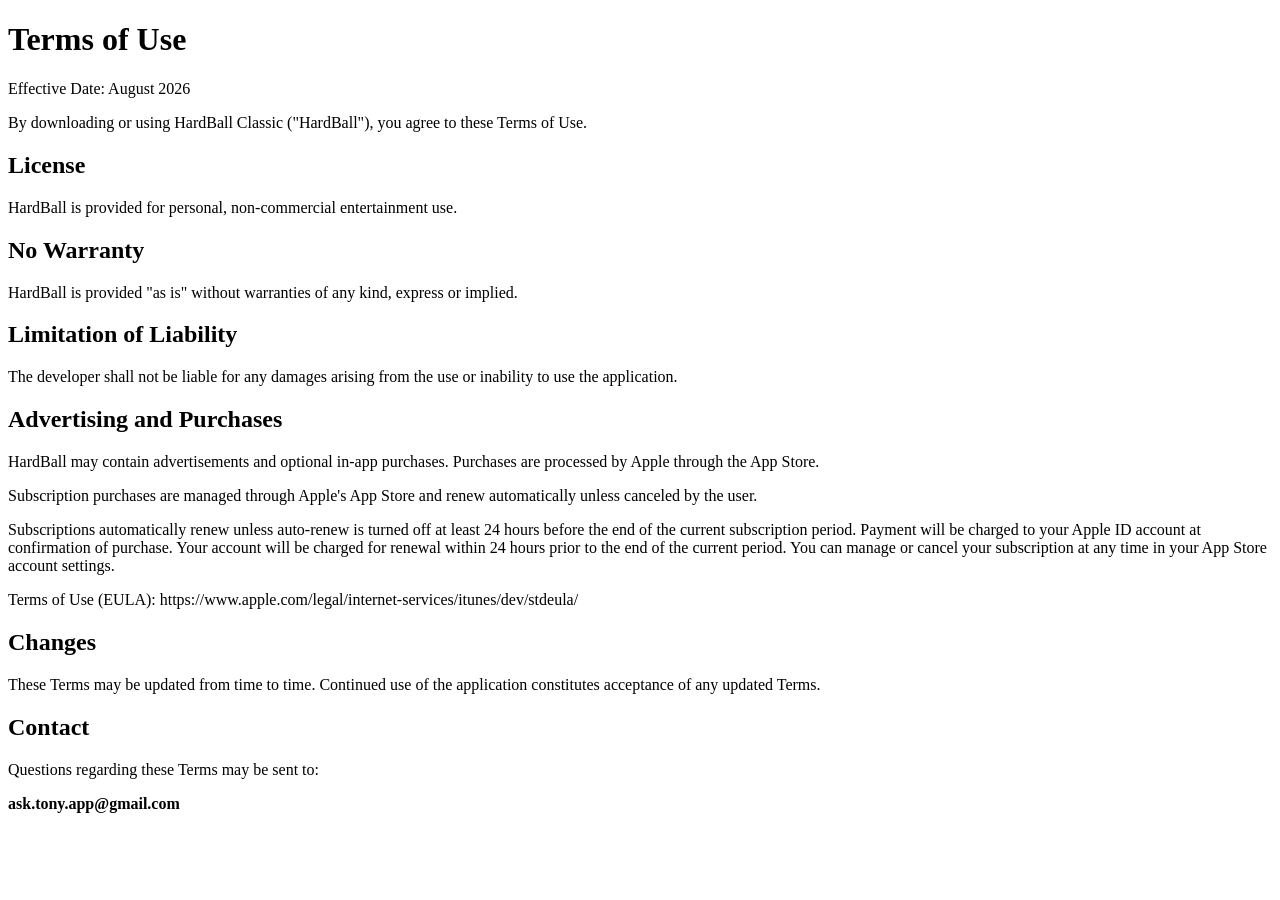
<file: hardball/terms.html>
<!DOCTYPE html>
<html lang="en">
<head>
    <meta charset="utf-8">
    <title>HardBall Classic Terms of Use</title>
    <meta name="viewport" content="width=device-width, initial-scale=1">
</head>
<body>

<h1>Terms of Use</h1>

<p>Effective Date: August 2026</p>

<p>
By downloading or using HardBall Classic ("HardBall"),
you agree to these Terms of Use.
</p>

<h2>License</h2>

<p>
HardBall is provided for personal, non-commercial entertainment use.
</p>

<h2>No Warranty</h2>

<p>
HardBall is provided "as is" without warranties of any kind,
express or implied.
</p>

<h2>Limitation of Liability</h2>

<p>
The developer shall not be liable for any damages arising from
the use or inability to use the application.
</p>

<h2>Advertising and Purchases</h2>

<p>
HardBall may contain advertisements and optional in-app purchases.
Purchases are processed by Apple through the App Store.
</p>

<p>
Subscription purchases are managed through Apple's App Store and renew automatically unless canceled by the user.
</p>   
<p>
Subscriptions automatically renew unless auto-renew is turned off at least 24 hours before the end of the current subscription period. Payment will be charged to your Apple ID account at confirmation of purchase. Your account will be charged for renewal within 24 hours prior to the end of the current period. You can manage or cancel your subscription at any time in your App Store account settings.
</p>

<p>    
Terms of Use (EULA): https://www.apple.com/legal/internet-services/itunes/dev/stdeula/ 
</p>
    
<h2>Changes</h2>

<p>
These Terms may be updated from time to time.
Continued use of the application constitutes acceptance
of any updated Terms.
</p>

<h2>Contact</h2>

<p>
Questions regarding these Terms may be sent to:
</p>

<p>
<strong>ask.tony.app@gmail.com</strong>
</p>

</body>
</html>
</file>
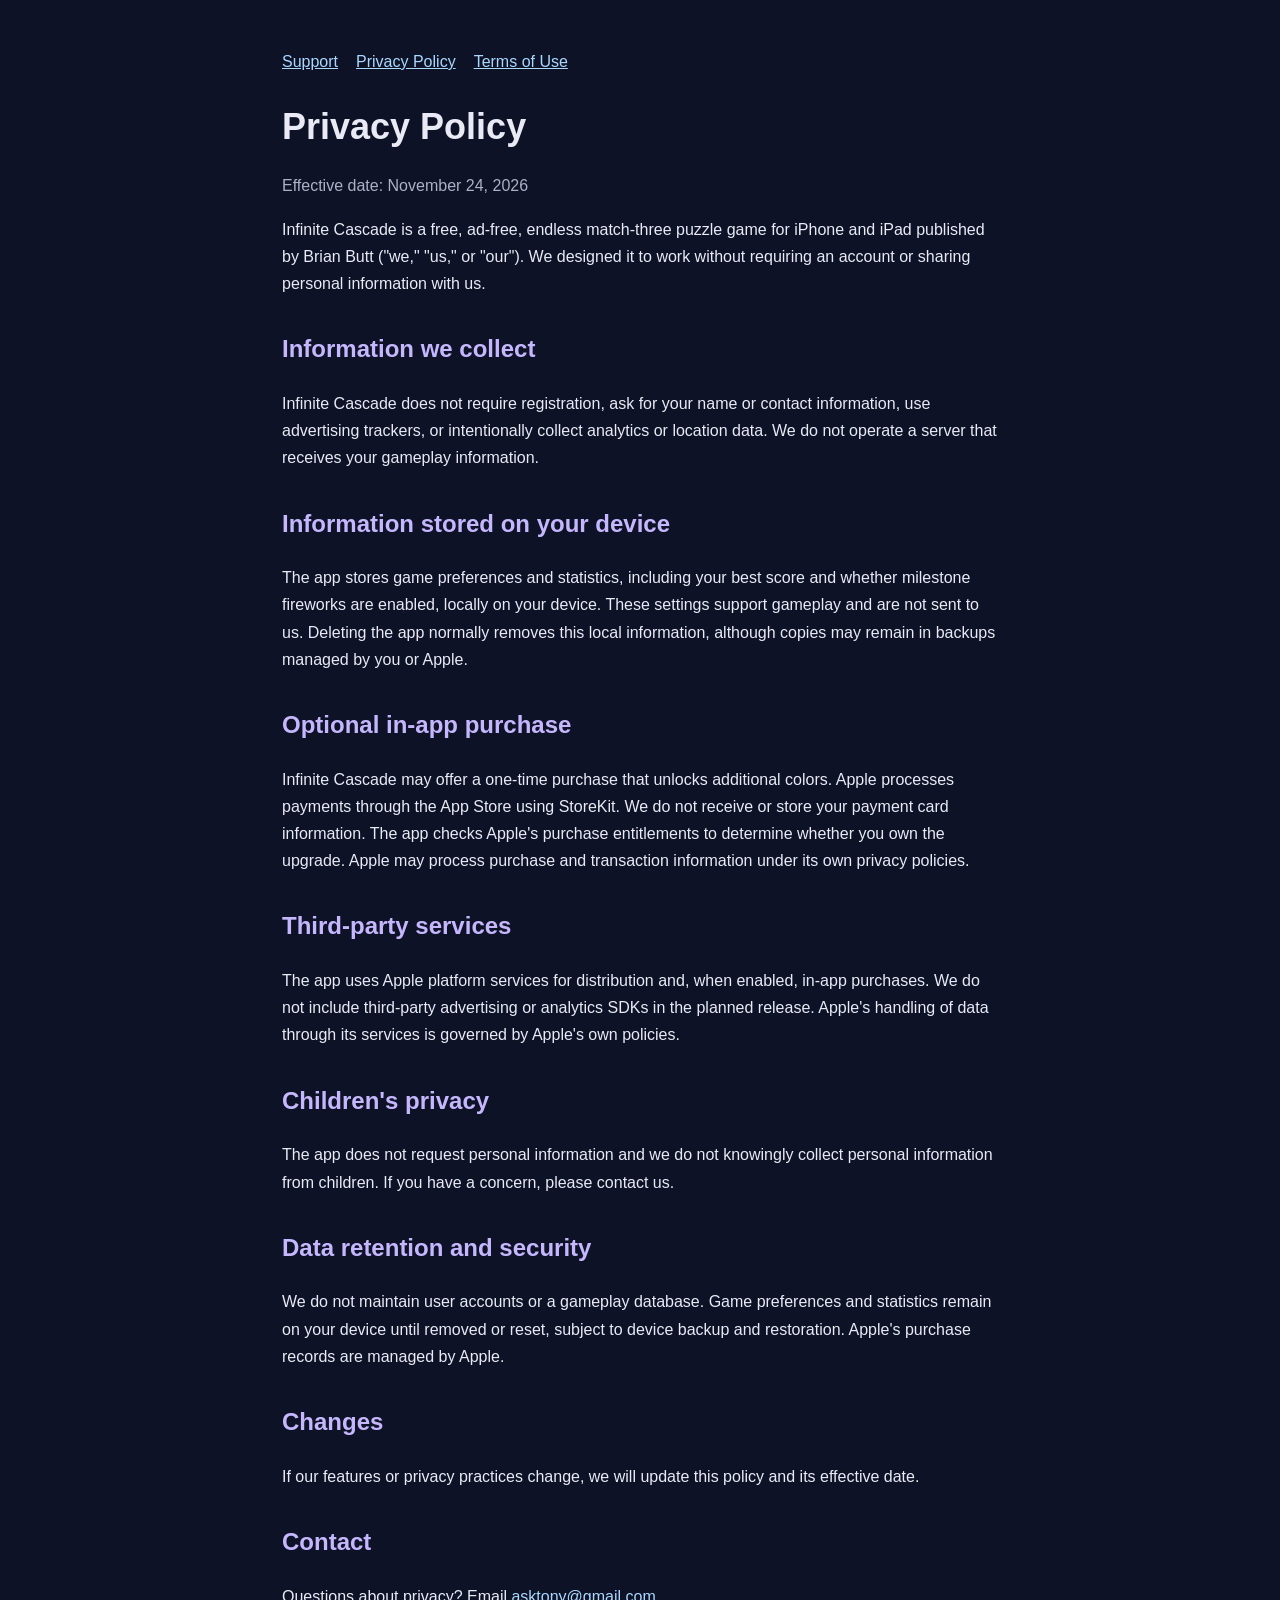
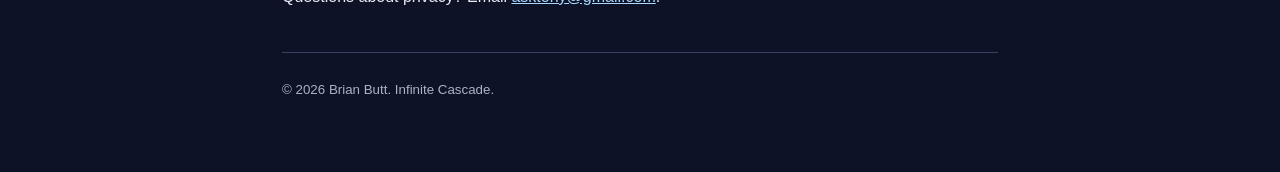
<file: infinitecascade/privacy.html>
<!doctype html><html lang="en"><head><meta charset="utf-8"><meta name="viewport" content="width=device-width,initial-scale=1"><meta name="color-scheme" content="dark"><title>Privacy Policy | Infinite Cascade</title><link rel="stylesheet" href="style.css"></head><body><main><nav><a href="index.html">Support</a><a href="privacy.html">Privacy Policy</a><a href="terms.html">Terms of Use</a></nav><h1>Privacy Policy</h1><p class="muted">Effective date: November 24, 2026</p>
<p>Infinite Cascade is a free, ad-free, endless match-three puzzle game for iPhone and iPad published by Brian Butt ("we," "us," or "our"). We designed it to work without requiring an account or sharing personal information with us.</p>
<h2>Information we collect</h2><p>Infinite Cascade does not require registration, ask for your name or contact information, use advertising trackers, or intentionally collect analytics or location data. We do not operate a server that receives your gameplay information.</p>
<h2>Information stored on your device</h2><p>The app stores game preferences and statistics, including your best score and whether milestone fireworks are enabled, locally on your device. These settings support gameplay and are not sent to us. Deleting the app normally removes this local information, although copies may remain in backups managed by you or Apple.</p>
<h2>Optional in-app purchase</h2><p>Infinite Cascade may offer a one-time purchase that unlocks additional colors. Apple processes payments through the App Store using StoreKit. We do not receive or store your payment card information. The app checks Apple's purchase entitlements to determine whether you own the upgrade. Apple may process purchase and transaction information under its own privacy policies.</p>
<h2>Third-party services</h2><p>The app uses Apple platform services for distribution and, when enabled, in-app purchases. We do not include third-party advertising or analytics SDKs in the planned release. Apple's handling of data through its services is governed by Apple's own policies.</p>
<h2>Children's privacy</h2><p>The app does not request personal information and we do not knowingly collect personal information from children. If you have a concern, please contact us.</p>
<h2>Data retention and security</h2><p>We do not maintain user accounts or a gameplay database. Game preferences and statistics remain on your device until removed or reset, subject to device backup and restoration. Apple's purchase records are managed by Apple.</p>
<h2>Changes</h2><p>If our features or privacy practices change, we will update this policy and its effective date.</p>
<h2>Contact</h2><p>Questions about privacy? Email <a href="mailto:asktony@gmail.com">asktony@gmail.com</a>.</p><footer><small>© 2026 Brian Butt. Infinite Cascade.</small></footer></main></body></html>
</file>
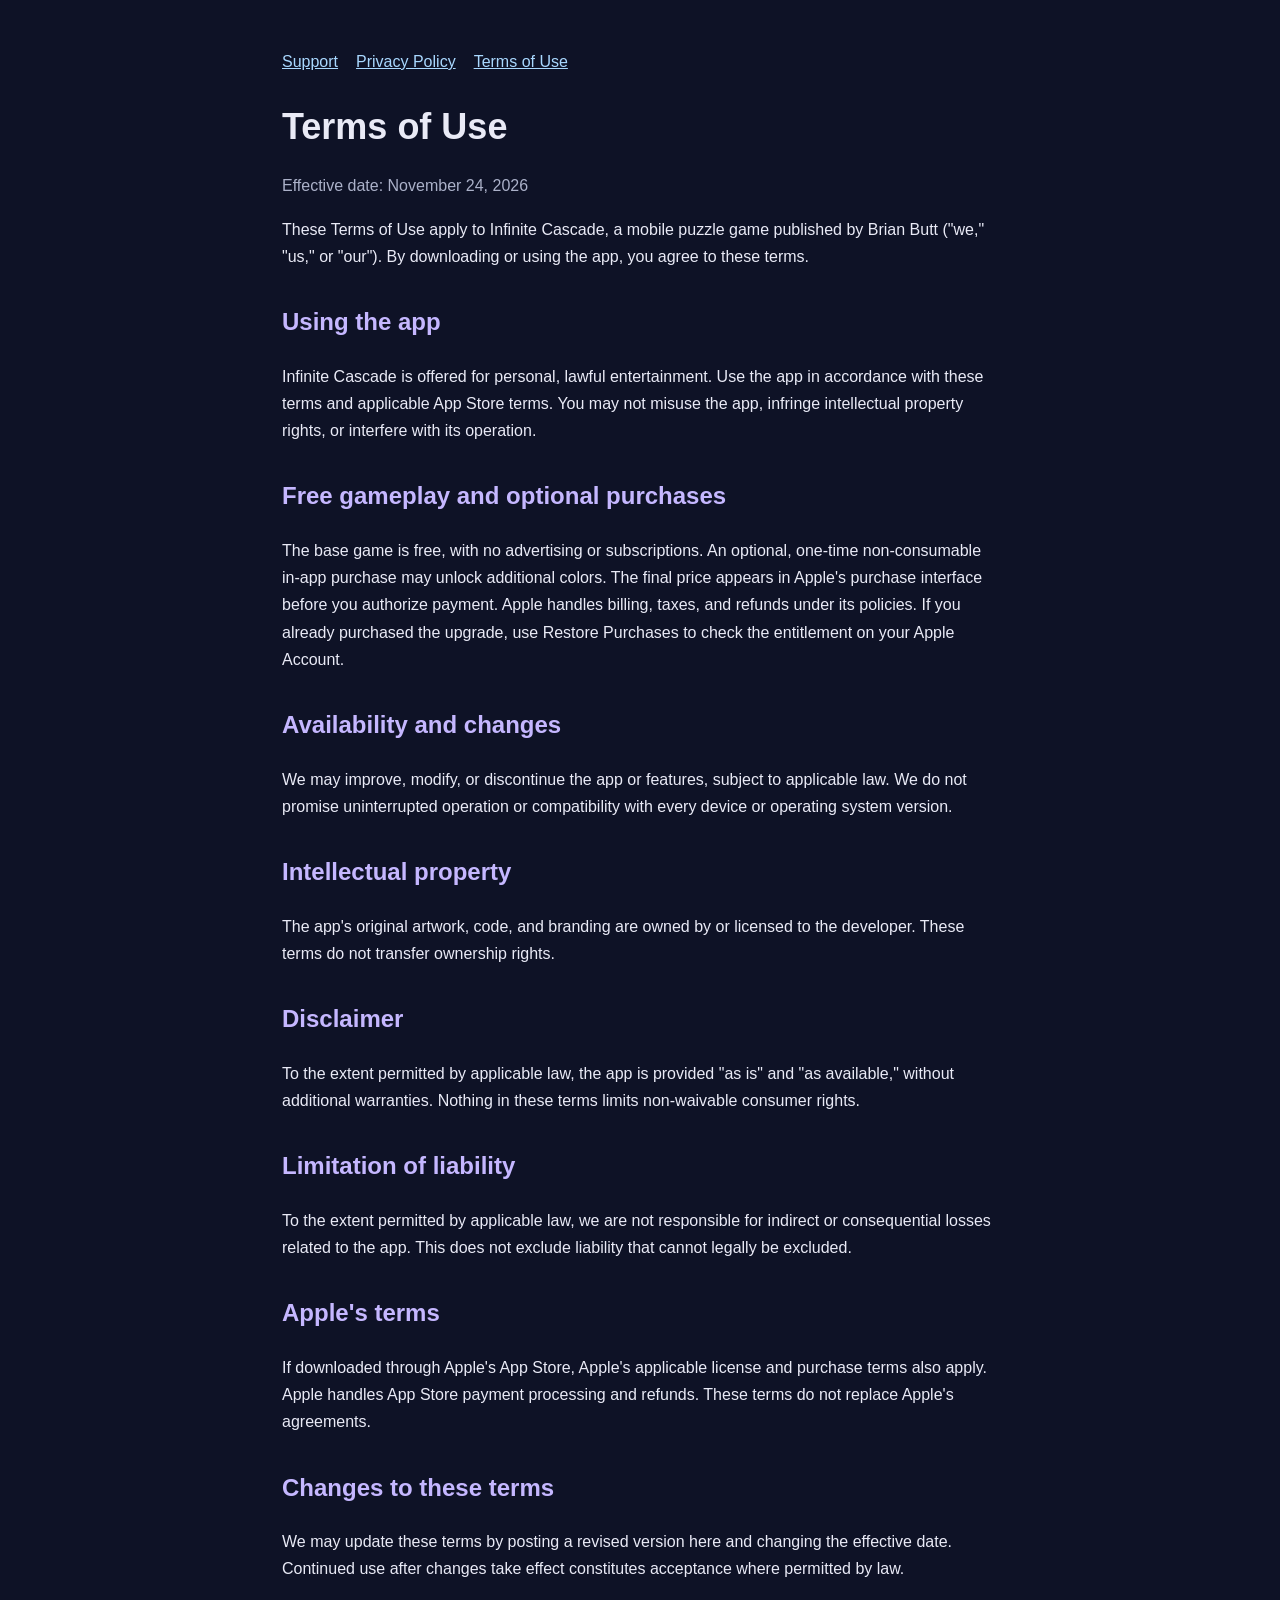
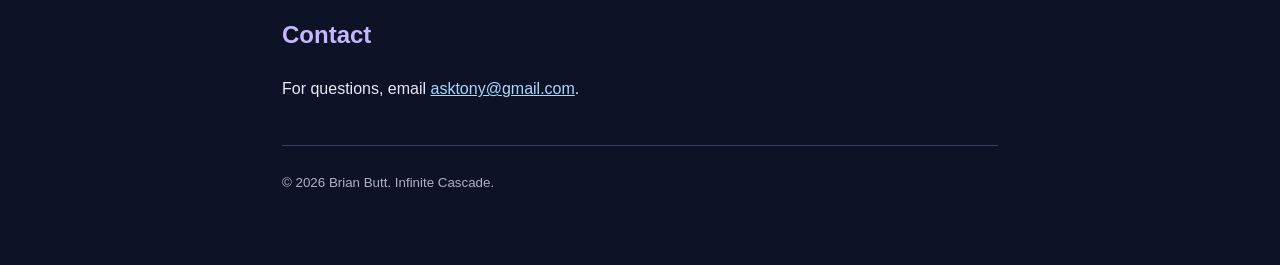
<file: infinitecascade/terms.html>
<!doctype html><html lang="en"><head><meta charset="utf-8"><meta name="viewport" content="width=device-width,initial-scale=1"><meta name="color-scheme" content="dark"><title>Terms of Use | Infinite Cascade</title><link rel="stylesheet" href="style.css"></head><body><main><nav><a href="index.html">Support</a><a href="privacy.html">Privacy Policy</a><a href="terms.html">Terms of Use</a></nav><h1>Terms of Use</h1><p class="muted">Effective date: November 24, 2026</p>
<p>These Terms of Use apply to Infinite Cascade, a mobile puzzle game published by Brian Butt ("we," "us," or "our"). By downloading or using the app, you agree to these terms.</p>
<h2>Using the app</h2><p>Infinite Cascade is offered for personal, lawful entertainment. Use the app in accordance with these terms and applicable App Store terms. You may not misuse the app, infringe intellectual property rights, or interfere with its operation.</p>
<h2>Free gameplay and optional purchases</h2><p>The base game is free, with no advertising or subscriptions. An optional, one-time non-consumable in-app purchase may unlock additional colors. The final price appears in Apple's purchase interface before you authorize payment. Apple handles billing, taxes, and refunds under its policies. If you already purchased the upgrade, use Restore Purchases to check the entitlement on your Apple Account.</p>
<h2>Availability and changes</h2><p>We may improve, modify, or discontinue the app or features, subject to applicable law. We do not promise uninterrupted operation or compatibility with every device or operating system version.</p>
<h2>Intellectual property</h2><p>The app's original artwork, code, and branding are owned by or licensed to the developer. These terms do not transfer ownership rights.</p>
<h2>Disclaimer</h2><p>To the extent permitted by applicable law, the app is provided "as is" and "as available," without additional warranties. Nothing in these terms limits non-waivable consumer rights.</p>
<h2>Limitation of liability</h2><p>To the extent permitted by applicable law, we are not responsible for indirect or consequential losses related to the app. This does not exclude liability that cannot legally be excluded.</p>
<h2>Apple's terms</h2><p>If downloaded through Apple's App Store, Apple's applicable license and purchase terms also apply. Apple handles App Store payment processing and refunds. These terms do not replace Apple's agreements.</p>
<h2>Changes to these terms</h2><p>We may update these terms by posting a revised version here and changing the effective date. Continued use after changes take effect constitutes acceptance where permitted by law.</p>
<h2>Contact</h2><p>For questions, email <a href="mailto:asktony@gmail.com">asktony@gmail.com</a>.</p><footer><small>© 2026 Brian Butt. Infinite Cascade.</small></footer></main></body></html>
</file>
<file: chromamatch/style.css>
body{margin:0;background:#0e1226;color:#e9eaf6;font:16px/1.7 -apple-system,BlinkMacSystemFont,"Segoe UI",sans-serif}main{max-width:760px;margin:48px auto;padding:0 22px}h1{font-size:2.25rem;line-height:1.2}h2{margin-top:2rem;color:#c5b7ff}a{color:#a9d8ff}small,.muted{color:#abb1c9}.card{background:#1b2040;padding:18px 24px;border-radius:16px}nav{display:flex;gap:18px;flex-wrap:wrap;margin-bottom:30px}footer{border-top:1px solid #394064;margin-top:42px;padding:22px 0;color:#abb1c9}
</file>
<file: infinitecascade/style.css>
*{box-sizing:border-box}body{margin:0;background:#0e1226;color:#e9eaf6;font:16px/1.7 -apple-system,BlinkMacSystemFont,"Segoe UI",sans-serif}main{max-width:760px;margin:48px auto;padding:0 22px}h1{font-size:2.25rem;line-height:1.2}h2{margin-top:2rem;color:#c5b7ff}a{color:#a9d8ff}small,.muted{color:#abb1c9}.card{background:#1b2040;padding:18px 24px;border-radius:16px}nav{display:flex;gap:18px;flex-wrap:wrap;margin-bottom:30px}footer{border-top:1px solid #394064;margin-top:42px;padding:22px 0;color:#abb1c9}
</file>
